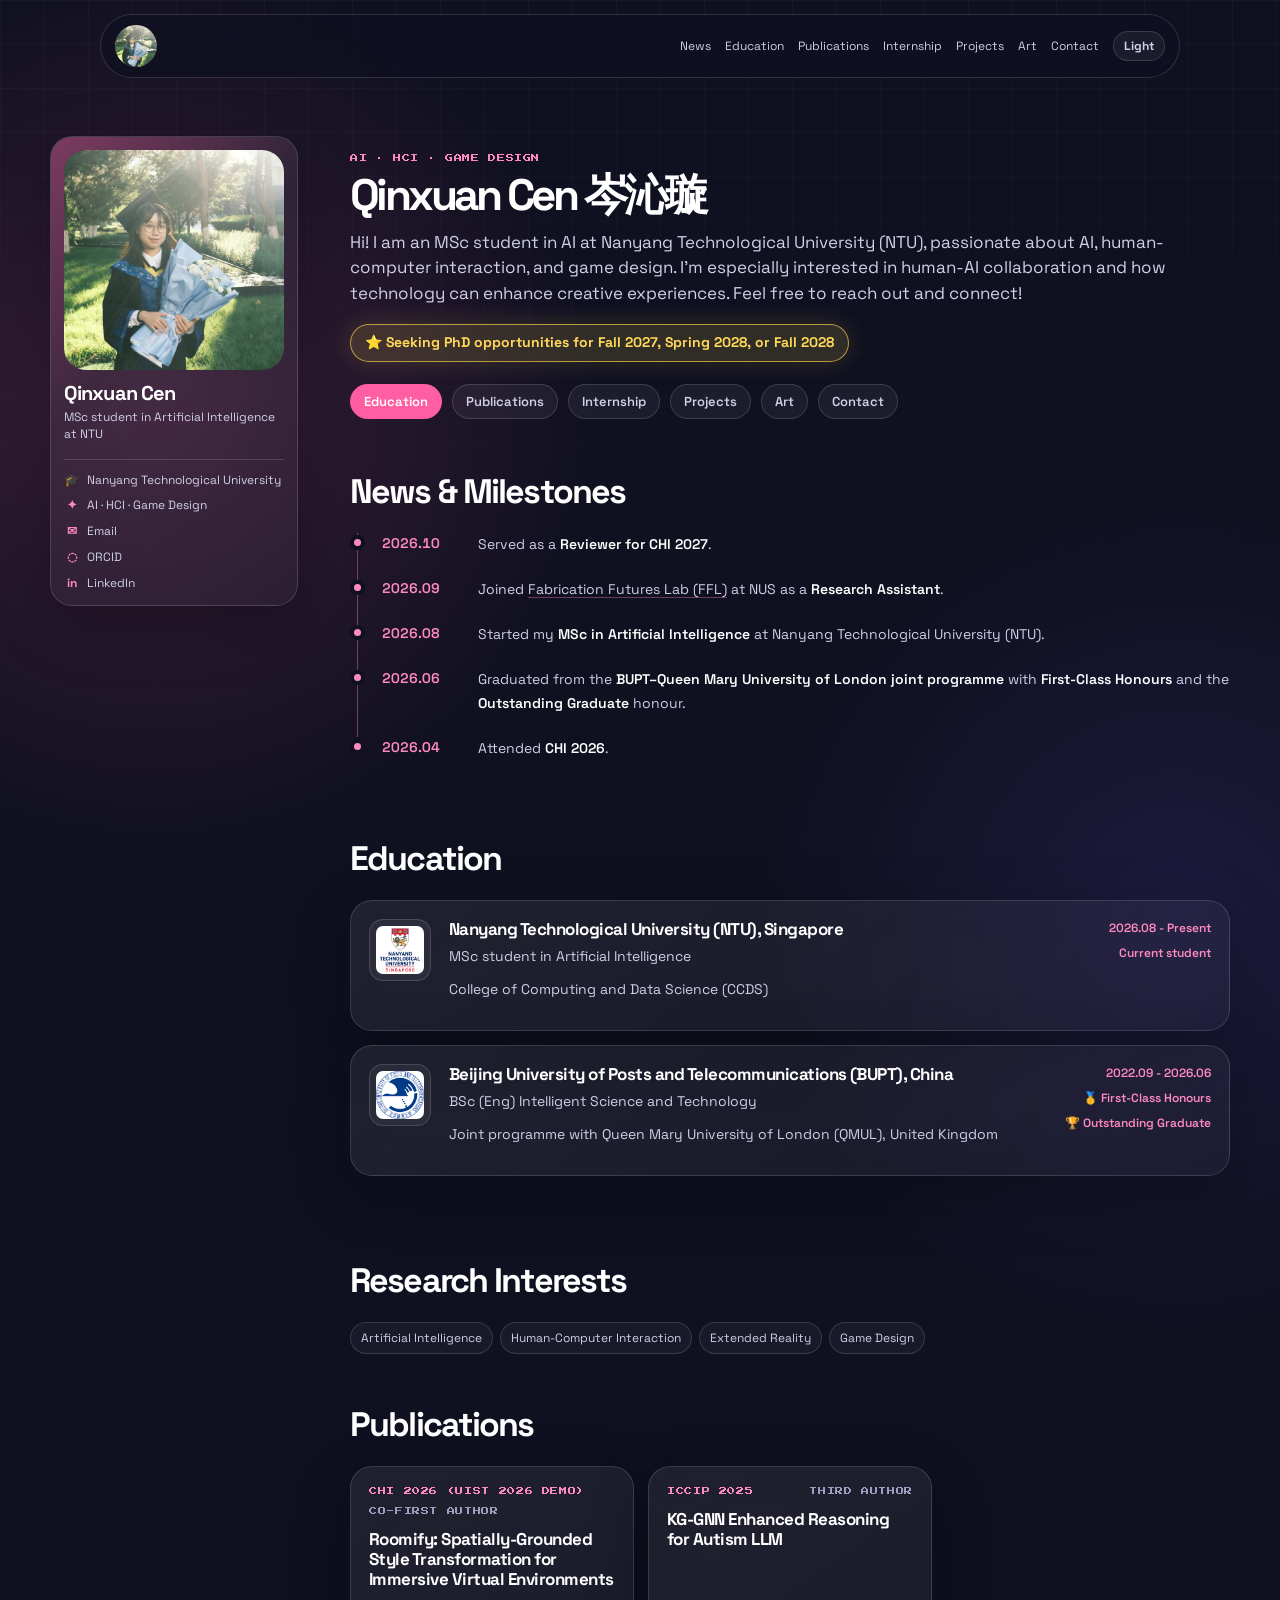
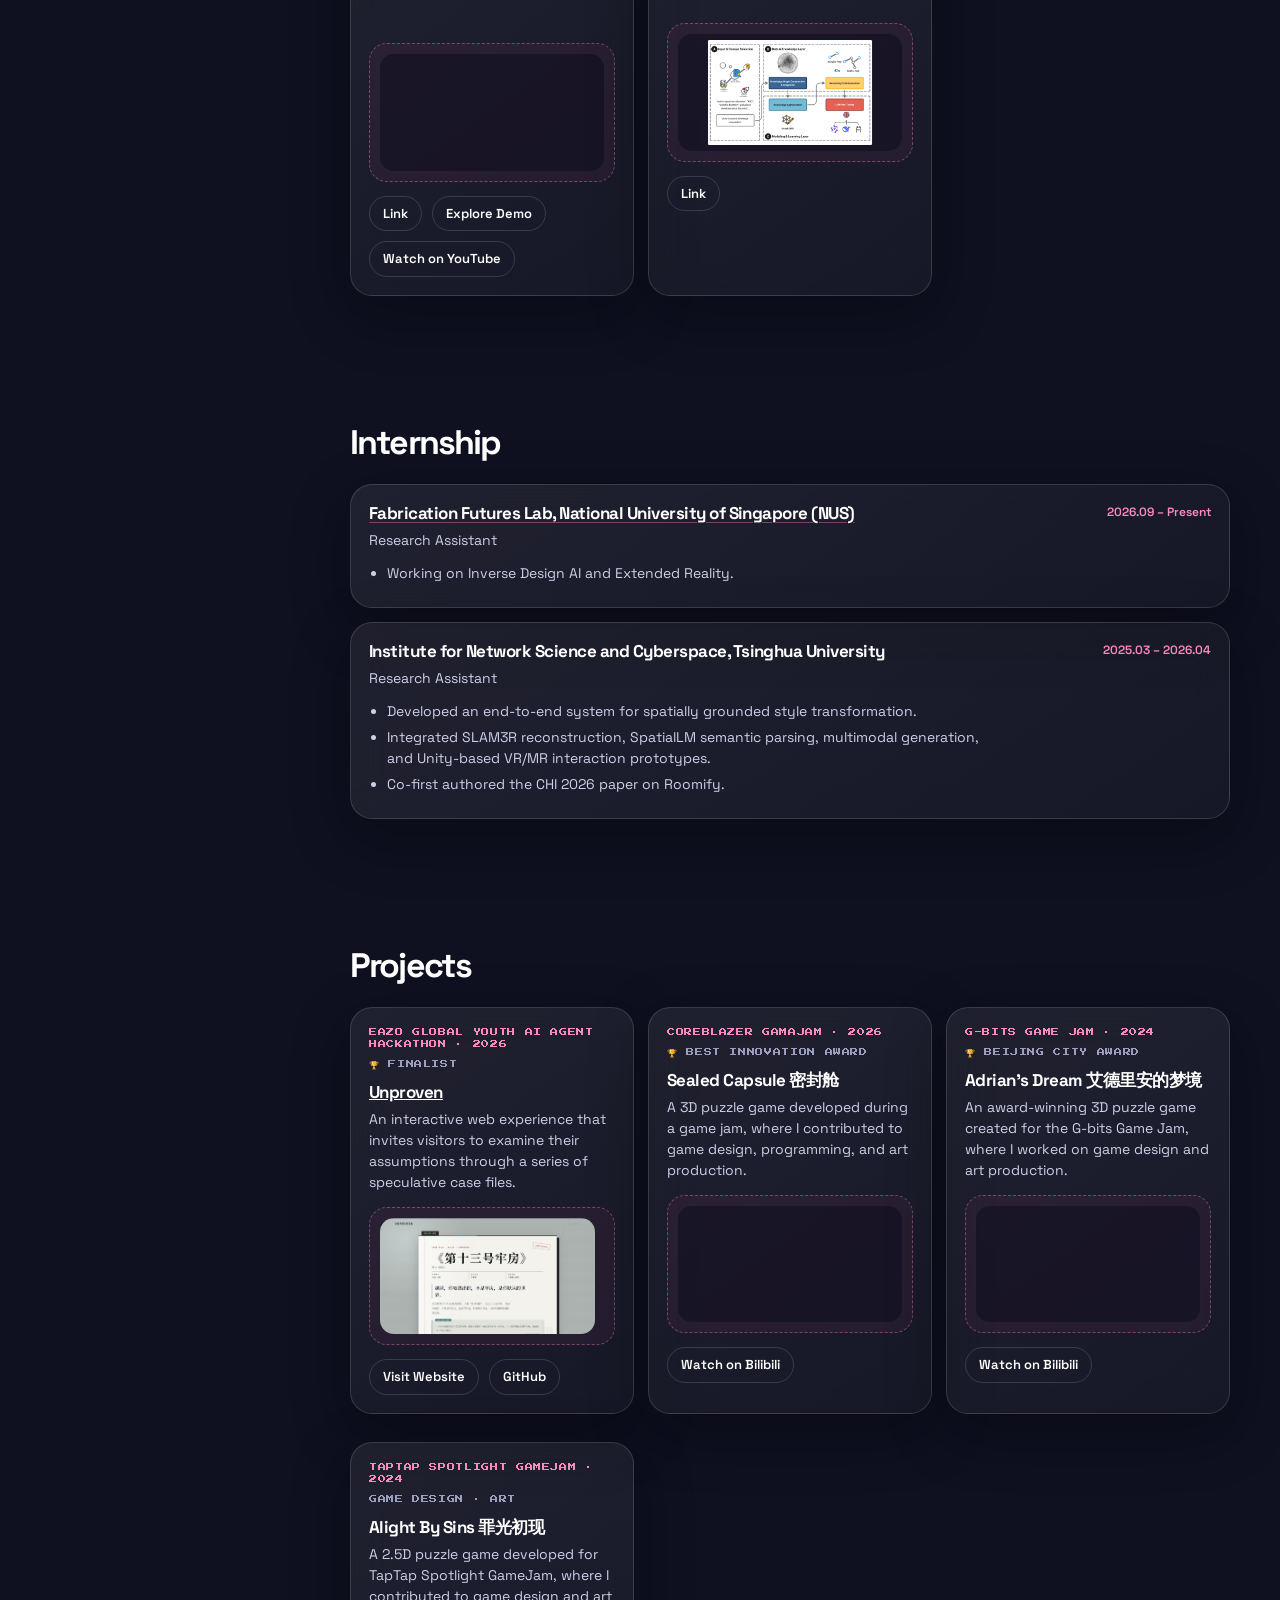
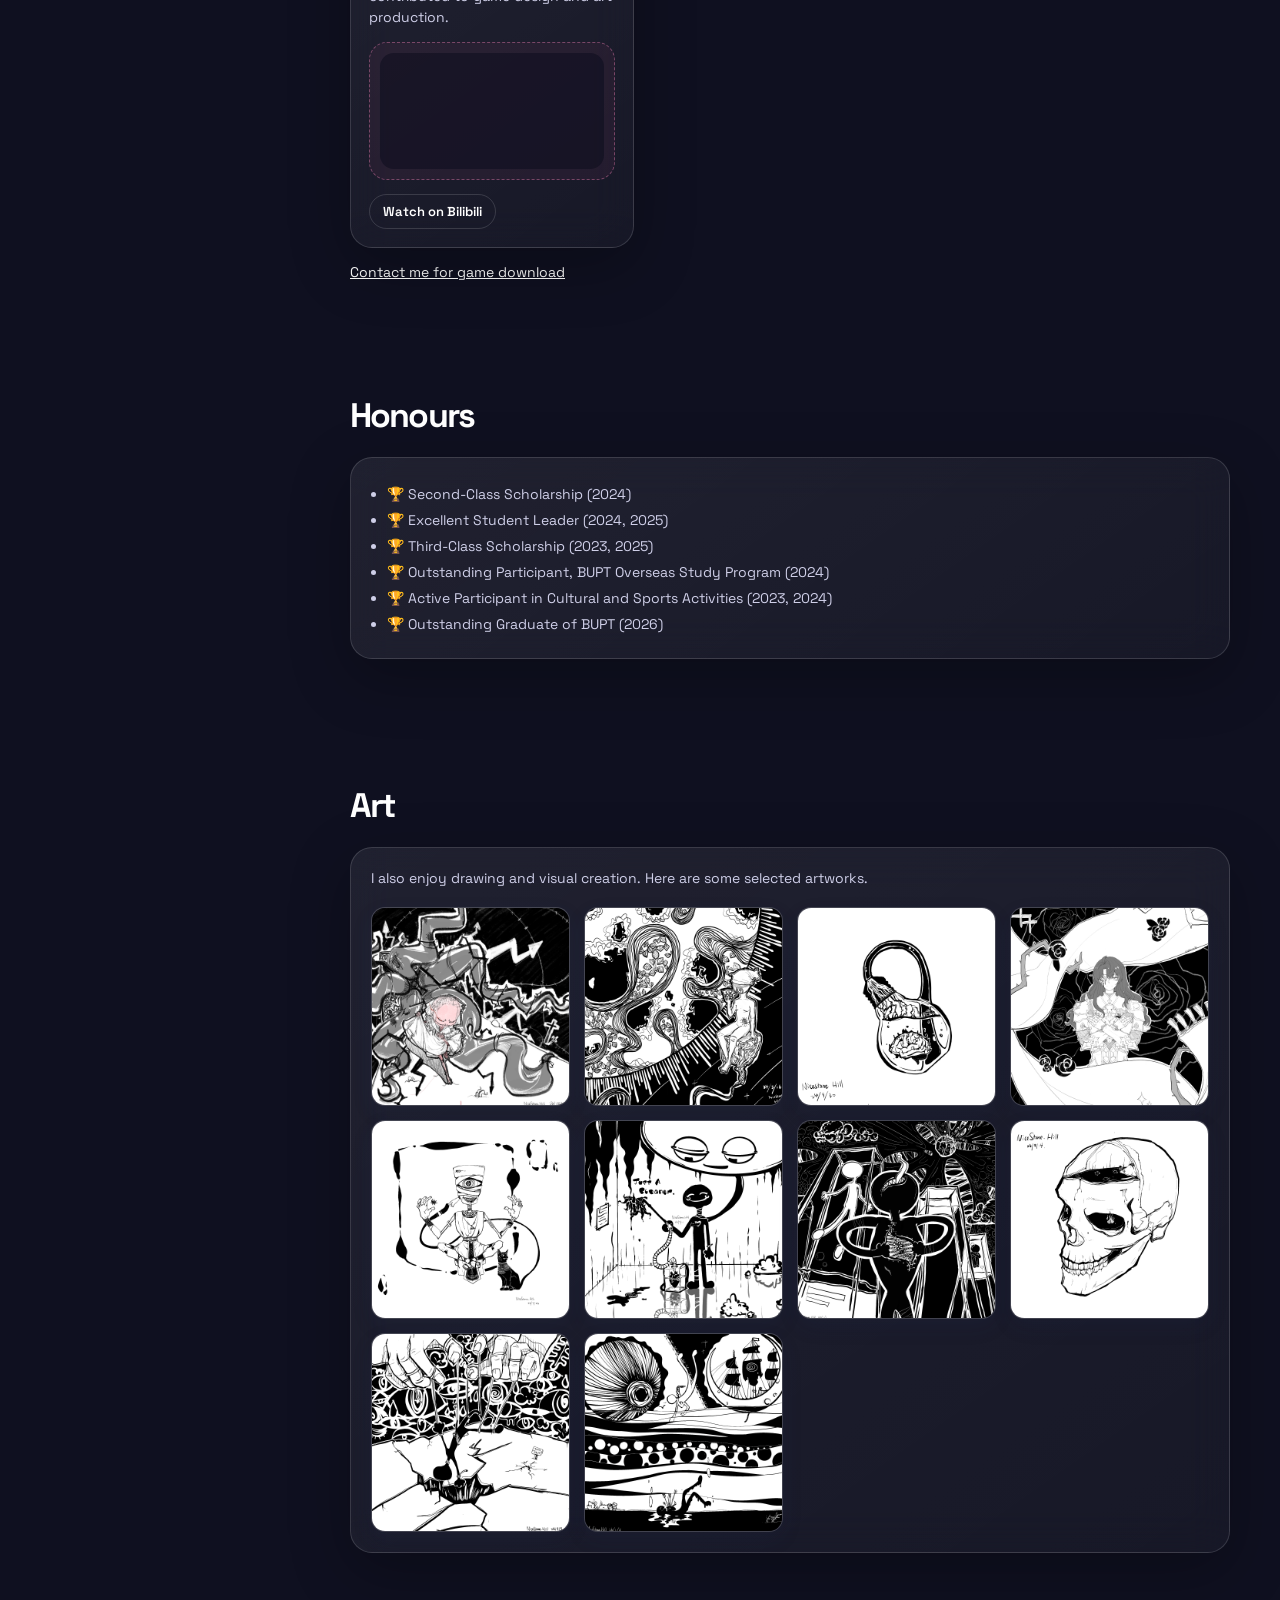
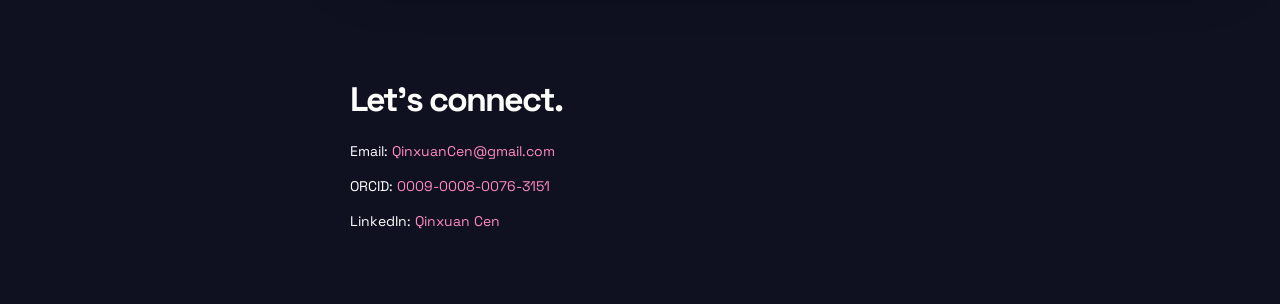
<file: index.html>
<!DOCTYPE html>
<html lang="en">
<head>
  <meta charset="UTF-8" />
  <meta name="viewport" content="width=device-width, initial-scale=1.0" />
  <meta name="description" content="Qinxuan Cen is an MSc AI student at NTU and research assistant at NUS, working across AI, HCI, extended reality, and interactive experiences." />
  <meta name="robots" content="index, follow, max-image-preview:large" />
  <link rel="canonical" href="https://nicestone-hill.github.io/cenqinxuan.github.io/" />
  <title>Qinxuan Cen | AI, HCI &amp; XR Researcher</title>
  <link rel="icon" type="image/png" href="Image/favicon.png" />
  <link rel="stylesheet" href="style.css" />
  <script type="application/ld+json">
  {
    "@context": "https://schema.org",
    "@type": "Person",
    "name": "Qinxuan Cen",
    "alternateName": "岑沁璇",
    "url": "https://nicestone-hill.github.io/cenqinxuan.github.io/",
    "image": "https://nicestone-hill.github.io/cenqinxuan.github.io/Image/%E6%AF%95%E4%B8%9A%E7%85%A7.jpg",
    "jobTitle": "Research Assistant",
    "affiliation": [
      {
        "@type": "CollegeOrUniversity",
        "name": "Nanyang Technological University",
        "sameAs": "https://www.ntu.edu.sg/"
      },
      {
        "@type": "Organization",
        "name": "Fabrication Futures Lab, National University of Singapore",
        "url": "https://www.fabricationfutureslab.com/"
      }
    ],
    "alumniOf": {
      "@type": "CollegeOrUniversity",
      "name": "Beijing University of Posts and Telecommunications",
      "sameAs": "https://www.bupt.edu.cn/"
    },
    "sameAs": [
      "https://github.com/NiceStone-Hill",
      "https://orcid.org/0009-0008-0076-3151",
      "https://www.linkedin.com/in/qinxuan-cen-992b7b402"
    ]
  }
  </script>
</head>
<body>
  <header class="site-header">
    <div class="brand-area">
        <a class="logo" href="#top">
        <img src="Image/毕业照.jpg" alt="Qinxuan Cen logo" class="logo-img" />
        </a>

    </div>
    <nav class="nav">
      <a href="#news">News</a>
      <a href="#education">Education</a>
      <a href="#publications">Publications</a>
      <a href="#internship">Internship</a>
      <a href="#projects">Projects</a>
      <a href="#art">Art</a>
      <a href="#contact">Contact</a>
      <button class="theme-toggle" type="button" aria-label="Switch to light blue theme" aria-pressed="false">
        Theme
      </button>
    </nav>
  </header>

  <main id="top" class="academic-layout">
    <aside class="profile-sidebar" aria-label="Profile and contact details">
      <div class="profile-card">
        <div class="avatar-wrap">
          <img src="Image/毕业照.jpg" alt="Portrait of Qinxuan Cen" class="avatar" />
        </div>
        <h2 class="profile-name">Qinxuan Cen</h2>
        <p class="profile-role">MSc student in Artificial Intelligence at NTU</p>
        <div class="profile-divider"></div>
        <ul class="profile-details">
          <li><span aria-hidden="true">🎓</span> Nanyang Technological University</li>
          <li><span aria-hidden="true">✦</span> AI · HCI · Game Design</li>
          <li><span aria-hidden="true">✉</span> <a href="mailto:QinxuanCen@gmail.com">Email</a></li>
          <li><span aria-hidden="true">◌</span> <a href="https://orcid.org/0009-0008-0076-3151" target="_blank" rel="noopener">ORCID</a></li>
          <li><span aria-hidden="true">in</span> <a href="https://www.linkedin.com/in/qinxuan-cen-992b7b402?utm_source=share_via&utm_content=profile&utm_medium=member_android" target="_blank" rel="noopener">LinkedIn</a></li>
        </ul>
      </div>
    </aside>

    <div class="content-column">
    <section class="hero section-shell">
      <div class="hero-copy">
        <p class="eyebrow">AI · HCI · Game Design</p>
        <h1>Qinxuan Cen 岑沁璇</h1>
        <p class="hero-subtitle">
        Hi! I am an MSc student in AI at Nanyang Technological University (NTU), passionate about AI, human-computer interaction, and game design. I’m especially interested in human-AI collaboration and how technology can enhance creative experiences.
        Feel free to reach out and connect!
        </p>
        <p class="hero-highlight">⭐ Seeking PhD opportunities for Fall 2027, Spring 2028, or Fall 2028</p>
        <div class="hero-actions">
            <a class="button primary" href="#education">Education</a>
            <a class="button secondary" href="#publications">Publications</a>
            <a class="button secondary" href="#internship">Internship</a>
            <a class="button secondary" href="#projects">Projects</a>
            <a class="button secondary" href="#art">Art</a>
            <a class="button secondary" href="#contact">Contact</a>
        </div>
      </div>

    </section>

    <section id="news" class="section-shell news-section" aria-labelledby="news-heading">
      <p class="section-kicker">News</p>
      <h2 id="news-heading">News &amp; Milestones</h2>
      <ol class="news-timeline" aria-label="Milestones, newest first">
        <li>
          <time datetime="2026-10">2026.10</time>
          <p>Served as a <strong>Reviewer for CHI 2027</strong>.</p>
        </li>
        <li>
          <time datetime="2026-09">2026.09</time>
          <p>Joined <a class="institution-link" href="https://www.fabricationfutureslab.com/" target="_blank" rel="noopener">Fabrication Futures Lab (FFL)</a> at NUS as a <strong>Research Assistant</strong>.</p>
        </li>
        <li>
          <time datetime="2026-08">2026.08</time>
          <p>Started my <strong>MSc in Artificial Intelligence</strong> at Nanyang Technological University (NTU).</p>
        </li>
        <li>
          <time datetime="2026-06">2026.06</time>
          <p>Graduated from the <strong>BUPT–Queen Mary University of London joint programme</strong> with <strong>First-Class Honours</strong> and the <strong>Outstanding Graduate</strong> honour.</p>
        </li>
        <li>
          <time datetime="2026-04">2026.04</time>
          <p>Attended <strong>CHI 2026</strong>.</p>
        </li>
      </ol>
    </section>

   <section id="education" class="section-shell">
    <p class="section-kicker">Education</p>
    <h2>Education</h2>

    <article class="card timeline-card education-card">
        <div class="education-main">
        <img src="Image/ntu.png" alt="NTU logo" class="school-logo" />
        <div>
            <h3>Nanyang Technological University (NTU), Singapore</h3>
            <p class="muted">MSc student in Artificial Intelligence</p>
            <p class="muted">College of Computing and Data Science (CCDS)</p>
        </div>
        </div>
        <div class="meta-block">
        <span>2026.08 - Present</span>
        <span>Current student</span>
        </div>
    </article>

    <article class="card timeline-card education-card">
        <div class="education-main">
        <img src="Image/bupt.jpg" alt="BUPT logo" class="school-logo" />
        <div>
            <h3>Beijing University of Posts and Telecommunications (BUPT), China</h3>
            <p class="muted">BSc (Eng) Intelligent Science and Technology</p>
            <p class="muted">Joint programme with Queen Mary University of London (QMUL), United Kingdom</p>
        </div>
        </div>
        <div class="meta-block">
        <span>2022.09 - 2026.06</span>
        <span>🥇 First-Class Honours</span>
        <span>🏆 Outstanding Graduate</span>
        </div>
    </article>
    </section>

    <section id="interests" class="section-shell compact-section">
      <p class="section-kicker">Research Interests</p>
      <h2>Research Interests</h2>
      <div class="pill-grid">
        <span>Artificial Intelligence</span>
        <span>Human-Computer Interaction</span>
        <span>Extended Reality</span>
        <span>Game Design</span>
      </div>
    </section>

    <section id="publications" class="section-shell">
      <p class="section-kicker">Publications</p>
      <h2>Publications</h2>
      <div class="card-list">
        <article class="card publication-card">
          <div class="card-header">
            <span class="venue">CHI 2026 (UIST 2026 Demo)</span>
            <span class="role">Co-first Author</span>
          </div>
          <h3>Roomify: Spatially-Grounded Style Transformation for Immersive Virtual Environments</h3>
          <div class="media-slot">
            <iframe
                class="video-frame"
                src="https://www.youtube.com/embed/zPEOMXafHVA"
                title="Game Demo Video"
                allow="accelerometer; autoplay; clipboard-write; encrypted-media; gyroscope; picture-in-picture; web-share"
                allowfullscreen>
            </iframe>
          </div>
          <div class="link-row">
            <a href="https://programs.sigchi.org/chi/2026/program/content/222019" target="_blank" rel="noopener">Link</a>
            <a href="https://roomify-demo.pages.dev/" target="_blank" rel="noopener">Explore Demo</a>
            <a href="https://youtu.be/zPEOMXafHVA?si=utVqp9CIAk6nOqWQ" target="_blank" rel="noopener">Watch on YouTube</a>
          </div>
        </article>

        <article class="card publication-card">
          <div class="card-header">
            <span class="venue">ICCIP 2025</span>
            <span class="role">Third Author</span>
          </div>
          <h3>KG-GNN Enhanced Reasoning for Autism LLM</h3>
          <div class="media-slot">
            <img
                src="Image/iccipt2025.png"
                alt="KG-GNN Enhanced Reasoning for Autism LLM preview"
                class="media-image"
            />
            </div>
          <div class="link-row">
            <a href="https://doi.org/10.1145/3784833.3784882" target="_blank" rel="noopener">Link</a>
          </div>
        </article>
      </div>
    </section>

    <section id="internship" class="section-shell">
      <p class="section-kicker">Internship</p>
      <h2>Internship</h2>
      <article class="card timeline-card">
        <div>
          <h3><a class="institution-link" href="https://www.fabricationfutureslab.com/" target="_blank" rel="noopener">Fabrication Futures Lab, National University of Singapore (NUS)</a></h3>
          <p class="muted">Research Assistant</p>
          <ul>
            <li>Working on Inverse Design AI and Extended Reality.</li>
          </ul>
        </div>
        <div class="meta-block"><span>2026.09 – Present</span></div>
      </article>
      <article class="card timeline-card">
        <div>
          <h3>Institute for Network Science and Cyberspace, Tsinghua University</h3>
          <p class="muted">Research Assistant</p>
          <ul>
            <li>Developed an end-to-end system for spatially grounded style transformation.</li>
            <li>Integrated SLAM3R reconstruction, SpatialLM semantic parsing, multimodal generation, and Unity-based VR/MR interaction prototypes.</li>
            <li>Co-first authored the CHI 2026 paper on Roomify.</li>
          </ul>
        </div>
        <div class="meta-block"><span>2025.03 – 2026.04</span></div>
      </article>
    </section>

    <section id="projects" class="section-shell">
    <p class="section-kicker">Projects</p>
    <h2>Projects</h2>

    <div class="card-grid">
        <article class="card game-card">
        <div class="card-header">
            <span class="venue">Eazo Global Youth AI Agent Hackathon · 2026</span>
            <span class="role">🏆 Finalist</span>
        </div>

        <h3>
            <a href="https://unproven.vercel.app/" target="_blank" rel="noopener">Unproven</a>
        </h3>

        <p>
            An interactive web experience that invites visitors to examine their assumptions
            through a series of speculative case files.
        </p>

        <div class="media-slot">
            <a class="project-preview-link" href="https://unproven.vercel.app/" target="_blank" rel="noopener" aria-label="Visit the Unproven website">
            <img
                src="Image/unproven.png"
                alt="Unproven website preview"
                class="media-image project-cover"
            />
            </a>
        </div>

        <div class="link-row">
            <a href="https://unproven.vercel.app/" target="_blank" rel="noopener">Visit Website</a>
            <a href="https://github.com/NiceStone-Hill/unproven" target="_blank" rel="noopener">GitHub</a>
        </div>
        </article>

        <article class="card game-card">
        <div class="card-header">
            <span class="venue">CoreBlazer GamaJam · 2026</span>
            <span class="role">🏆 Best Innovation Award</span>
        </div>

        <h3>Sealed Capsule 密封舱</h3>

        <p>
            A 3D puzzle game developed during a game jam, where I contributed to game design,
            programming, and art production.
        </p>

        <div class="media-slot">
            <iframe
            class="video-frame"
            src="https://player.bilibili.com/player.html?bvid=BV1QAFgzcEMP"
            title="Sealed Capsule Game Demo"
            allowfullscreen>
            </iframe>
        </div>

        <a href="https://www.bilibili.com/video/BV1QAFgzcEMP" target="_blank" rel="noopener">
            Watch on Bilibili
        </a>
        </article>

        <article class="card game-card">
        <div class="card-header">
            <span class="venue">G-bits Game Jam · 2024</span>
            <span class="role">🏆 Beijing City Award</span>
        </div>

        <h3>Adrian's Dream 艾德里安的梦境</h3>

        <p>
            An award-winning 3D puzzle game created for the G-bits Game Jam, where I worked on
            game design and art production.
        </p>

        <div class="media-slot">
            <iframe
            class="video-frame"
            src="https://player.bilibili.com/player.html?bvid=BV1ajzZYREtV"
            title="Adrian's Dream Game Demo"
            allowfullscreen>
            </iframe>
        </div>

        <a href="https://www.bilibili.com/video/BV1ajzZYREtV" target="_blank" rel="noopener">
            Watch on Bilibili
        </a>
        </article>

        <article class="card game-card">
        <div class="card-header">
            <span class="venue">TapTap Spotlight GameJam · 2024</span>
            <span class="role">Game Design · Art</span>
        </div>

        <h3>Alight By Sins 罪光初现</h3>

        <p>
            A 2.5D puzzle game developed for TapTap Spotlight GameJam, where I contributed to
            game design and art production.
        </p>

        <div class="media-slot">
            <iframe
            class="video-frame"
            src="https://player.bilibili.com/player.html?bvid=BV1vtSaYmEmp"
            title="Alight By Sins Game Demo"
            allowfullscreen>
            </iframe>
        </div>

        <a href="https://www.bilibili.com/video/BV1vtSaYmEmp" target="_blank" rel="noopener">
            Watch on Bilibili
        </a>
        </article>
    </div>
            <a href="#contact">
            Contact me for game download
        </a>
    </section>

    <section id="skills" class="section-shell">
        <p class="section-kicker">Honours</p>
        <h2>Honours</h2>

        <article class="card honours-card">
            <ul class="honours-list">
            <li>🏆 Second-Class Scholarship (2024)</li>
            <li>🏆 Excellent Student Leader (2024, 2025)</li>
            <li>🏆 Third-Class Scholarship (2023, 2025)</li>
            <li>🏆 Outstanding Participant, BUPT Overseas Study Program (2024)</li>
            <li>🏆 Active Participant in Cultural and Sports Activities (2023, 2024)</li>
            <li>🏆 Outstanding Graduate of BUPT (2026)</li>
            </ul>
        </article>
    </section>

    <section id="art" class="section-shell">
    <p class="section-kicker">Art</p>
    <h2>Art</h2>

    <article class="card art-card">
        <p class="muted">
        I also enjoy drawing and visual creation. Here are some selected artworks.
        </p>

        <div class="art-grid" aria-label="Selected artworks">
        <a class="art-item" href="Image/art1.png" target="_blank" rel="noopener" aria-label="Open artwork 1 in a new tab">
            <img src="Image/art1.png" alt="Artwork 1" />
        </a>
        <a class="art-item" href="Image/art2.png" target="_blank" rel="noopener" aria-label="Open artwork 2 in a new tab">
            <img src="Image/art2.png" alt="Artwork 2" />
        </a>
        <a class="art-item" href="Image/art3.png" target="_blank" rel="noopener" aria-label="Open artwork 3 in a new tab">
            <img src="Image/art3.png" alt="Artwork 3" />
        </a>
        <a class="art-item" href="Image/art4.png" target="_blank" rel="noopener" aria-label="Open artwork 4 in a new tab">
            <img src="Image/art4.png" alt="Artwork 4" />
        </a>
        <a class="art-item" href="Image/art5.png" target="_blank" rel="noopener" aria-label="Open artwork 5 in a new tab">
            <img src="Image/art5.png" alt="Artwork 5" />
        </a>
        <a class="art-item" href="Image/art6.png" target="_blank" rel="noopener" aria-label="Open artwork 6 in a new tab">
            <img src="Image/art6.png" alt="Artwork 6" />
        </a>
        <a class="art-item" href="Image/art7.png" target="_blank" rel="noopener" aria-label="Open artwork 7 in a new tab">
            <img src="Image/art7.png" alt="Artwork 7" />
        </a>
        <a class="art-item" href="Image/art8.png" target="_blank" rel="noopener" aria-label="Open artwork 8 in a new tab">
            <img src="Image/art8.png" alt="Artwork 8" />
        </a>
        <a class="art-item" href="Image/art9.png" target="_blank" rel="noopener" aria-label="Open artwork 9 in a new tab">
            <img src="Image/art9.png" alt="Artwork 9" />
        </a>
        <a class="art-item" href="Image/art10.png" target="_blank" rel="noopener" aria-label="Open artwork 10 in a new tab">
            <img src="Image/art10.png" alt="Artwork 10" />
        </a>
        </div>
    </article>
    </section>

    <section id="contact" class="section-shell contact-section">
      <p class="section-kicker">Contact</p>
      <h2>Let’s connect.</h2>
      <p>Email: <a href="mailto:QinxuanCen@gmail.com">QinxuanCen@gmail.com</a></p>
      <p>ORCID: <a href="https://orcid.org/0009-0008-0076-3151" target="_blank" rel="noopener">0009-0008-0076-3151</a></p>
      <p>LinkedIn: <a href="https://www.linkedin.com/in/qinxuan-cen-992b7b402?utm_source=share_via&utm_content=profile&utm_medium=member_android" target="_blank" rel="noopener">Qinxuan Cen</a></p>
    </section>
    </div>
  </main>
  <script src="script.js"></script>

</body>
</html>
</file>
<file: style.css>
@import url('https://fonts.googleapis.com/css2?family=Press+Start+2P&family=Space+Grotesk:wght@400;500;600;700&display=swap');

:root {
  --bg: #0f1020;
  --bg-soft: #17182e;
  --card: rgba(255, 255, 255, 0.075);
  --card-strong: rgba(255, 255, 255, 0.12);
  --header-bg: rgba(15, 16, 32, 0.72);
  --surface: rgba(255, 255, 255, 0.055);
  --surface-soft: rgba(255, 255, 255, 0.045);
  --field-bg: rgba(15, 16, 32, 0.62);
  --accent-glow: rgba(255, 95, 162, 0.18);
  --accent-glow-2: rgba(120, 95, 255, 0.13);
  --text: #ffffff;
  --muted: #cfcfe8;
  --muted-2: #9d9dc0;
  --pink: #ff5fa2;
  --pink-soft: #ff8ac0;
  --accent: var(--pink);
  --accent-soft: var(--pink-soft);
  --accent-faint: rgba(255, 95, 162, 0.055);
  --accent-line: rgba(255, 138, 192, 0.38);
  --accent-hover: rgba(255, 138, 192, 0.55);
  --profile-shine: rgba(255, 95, 162, 0.38);
  --highlight-text: #ffd85a;
  --highlight-bg: rgba(255, 215, 80, 0.14);
  --highlight-line: rgba(255, 215, 80, 0.65);
  --highlight-shadow: rgba(255, 215, 80, 0.16);
  --grid-line: rgba(255, 255, 255, 0.028);
  --line: rgba(255, 255, 255, 0.14);
  --shadow: 0 18px 60px rgba(0, 0, 0, 0.28);
}

body.theme-light {
  --bg: #f7fbff;
  --bg-soft: #e7f0f8;
  --card: rgba(255, 255, 255, 0.86);
  --card-strong: rgba(255, 255, 255, 0.96);
  --header-bg: rgba(247, 251, 255, 0.78);
  --surface: rgba(0, 59, 111, 0.075);
  --surface-soft: rgba(0, 59, 111, 0.055);
  --field-bg: rgba(231, 240, 248, 0.9);
  --accent-glow: rgba(0, 59, 111, 0.16);
  --accent-glow-2: rgba(31, 102, 166, 0.13);
  --text: #102033;
  --muted: #40576d;
  --muted-2: #66798b;
  --pink: #003b6f;
  --pink-soft: #0b4f8a;
  --accent: #003b6f;
  --accent-soft: #0b4f8a;
  --accent-faint: rgba(0, 59, 111, 0.075);
  --accent-line: rgba(0, 59, 111, 0.28);
  --accent-hover: rgba(0, 59, 111, 0.45);
  --profile-shine: rgba(0, 59, 111, 0.28);
  --highlight-text: #0f6f45;
  --highlight-bg: rgba(29, 143, 90, 0.12);
  --highlight-line: rgba(29, 143, 90, 0.42);
  --highlight-shadow: rgba(29, 143, 90, 0.14);
  --grid-line: rgba(0, 59, 111, 0.045);
  --line: rgba(0, 59, 111, 0.18);
  --shadow: 0 18px 54px rgba(0, 59, 111, 0.13);
}

* {
  box-sizing: border-box;
}

html {
  scroll-behavior: smooth;
}

body {
  margin: 0;
  font-family: "Space Grotesk", Arial, sans-serif;
  background:
    radial-gradient(circle at 12% 8%, var(--accent-glow), transparent 28rem),
    radial-gradient(circle at 92% 18%, var(--accent-glow-2), transparent 26rem),
    var(--bg);
  color: var(--text);
  line-height: 1.5;
  font-size: 14px;
}

body::before {
  content: "";
  position: fixed;
  inset: 0;
  pointer-events: none;
  background-image: linear-gradient(var(--grid-line) 1px, transparent 1px),
    linear-gradient(90deg, var(--grid-line) 1px, transparent 1px);
  background-size: 44px 44px;
  mask-image: linear-gradient(to bottom, black, transparent 78%);
}

img {
  max-width: 100%;
  display: block;
}

a {
  color: inherit;
}

.site-header {
  position: sticky;
  top: 0;
  z-index: 10;
  width: min(1080px, calc(100% - 32px));
  margin: 14px auto 0;
  padding: 10px 14px;
  display: flex;
  align-items: center;
  justify-content: space-between;
  border: 1px solid var(--line);
  border-radius: 999px;
  background: var(--header-bg);
  backdrop-filter: blur(18px);
}

.logo {
  width: 42px;
  height: 42px;
  display: inline-flex;
  align-items: center;
  justify-content: center;
  border-radius: 50%;
  overflow: hidden;
  text-decoration: none;
  background: var(--surface);
}

.logo-img {
  width: 100%;
  height: 100%;
  object-fit: cover;
}

.brand-area {
  display: flex;
  align-items: center;
  gap: 12px;
}

.nav {
  display: flex;
  gap: 14px;
  align-items: center;
  font-size: 12px;
  color: var(--muted);
}

.nav a {
  text-decoration: none;
  transition: color 0.2s ease;
}

.nav a:hover,
.theme-toggle:hover {
  color: var(--accent-soft);
}

.theme-toggle {
  display: inline-flex;
  align-items: center;
  justify-content: center;
  min-height: 28px;
  padding: 5px 10px;
  border: 1px solid var(--line);
  border-radius: 999px;
  background: var(--surface);
  color: var(--muted);
  font: inherit;
  font-size: 12px;
  font-weight: 700;
  cursor: pointer;
  transition: color 0.2s ease, border-color 0.2s ease, background 0.2s ease;
}

.theme-toggle:hover {
  border-color: var(--accent-hover);
  background: var(--surface-soft);
}

/* Keep personal context visible while the research content is read. */
.academic-layout {
  width: min(1180px, calc(100% - 40px));
  margin: 0 auto;
  display: grid;
  grid-template-columns: 248px minmax(0, 1fr);
  gap: 52px;
  align-items: start;
}

.profile-sidebar {
  position: sticky;
  top: 88px;
  padding: 48px 0;
}

.content-column { min-width: 0; }
.academic-layout .section-shell { width: 100%; }

.section-shell {
  width: min(1080px, calc(100% - 40px));
  margin: 0 auto;
  padding: 58px 0;
}

.hero {
  min-height: 0;
  padding-top: 74px;
  padding-bottom: 44px;
}

.eyebrow,
.venue,
.role {
  font-family: "Press Start 2P", "Space Grotesk", monospace;
  font-size: 8px;
  letter-spacing: 0.08em;
  text-transform: uppercase;
}

.eyebrow {
  color: var(--accent-soft);
  margin: 0 0 12px;
}

/* Hide small pink section labels */
.section-kicker {
  display: none;
}

/* Keep only the clean white section title */
.section-kicker + h2 {
  display: block;
  margin-bottom: 24px;
  color: var(--text);
  font-family: "Space Grotesk", Arial, sans-serif;
  font-size: clamp(23px, 3vw, 34px);
  line-height: 1;
  letter-spacing: -0.055em;
}

.hero h1,
h2,
h3,
p {
  margin-top: 0;
}

.hero h1 {
  margin-bottom: 14px;
  font-size: clamp(26px, 4vw, 44px);
  line-height: 0.9;
  letter-spacing: -0.08em;
}

.hero-subtitle {
  max-width: none;
  color: var(--muted);
  font-size: clamp(14px, 1.45vw, 17px);
  margin-bottom: 18px;
}

.hero-highlight {
  display: inline-flex;
  align-items: center;
  width: fit-content;
  margin: 0 0 22px;
  padding: 8px 14px;
  border-radius: 999px;
  border: 1px solid var(--highlight-line);
  background: var(--highlight-bg);
  color: var(--highlight-text);
  font-size: 14px;
  font-weight: 700;
  line-height: 1.4;
  box-shadow: 0 0 24px var(--highlight-shadow);
}

.hero-actions,
.link-row {
  display: flex;
  flex-wrap: wrap;
  gap: 10px;
  align-items: center;
}

.button,
.link-row a,
.game-card > a {
  display: inline-flex;
  align-items: center;
  justify-content: center;
  min-height: 35px;
  padding: 7px 13px;
  border-radius: 999px;
  border: 1px solid var(--line);
  text-decoration: none;
  font-weight: 600;
  font-size: 13px;
  transition: transform 0.2s ease, border-color 0.2s ease, background 0.2s ease;
}

.button:hover,
.link-row a:hover,
.game-card > a:hover {
  transform: translateY(-2px);
  border-color: var(--accent-hover);
  background: var(--accent);
  color: #ffffff;
}

.primary {
  background: var(--accent);
  border-color: var(--accent);
  color: #ffffff;
}

.secondary {
  background: var(--surface);
  color: var(--muted);
}

.profile-card,
.card {
  border: 1px solid var(--line);
  background: linear-gradient(145deg, var(--card), rgba(255, 255, 255, 0.035));
  box-shadow: var(--shadow);
  backdrop-filter: blur(20px);
}

.profile-card {
  position: relative;
  padding: 13px;
  border-radius: 22px;
  overflow: hidden;
}

.profile-card::before {
  content: "";
  position: absolute;
  inset: -1px;
  background: linear-gradient(135deg, var(--profile-shine), transparent 40%);
  pointer-events: none;
}

.avatar-wrap {
  position: relative;
  border-radius: 22px;
  overflow: hidden;
  aspect-ratio: 1 / 1;
  margin-bottom: 12px;
  background: var(--bg-soft);
}

.avatar {
  width: 100%;
  height: 100%;
  object-fit: cover;
}

.profile-name {
  position: relative;
  margin: 0 0 5px;
  color: var(--text);
  font-size: 20px;
  line-height: 1.1;
  letter-spacing: -0.045em;
  font-weight: 700;
}

.profile-role {
  position: relative;
  color: var(--muted);
  margin-bottom: 12px;
  font-size: 12px;
  line-height: 1.4;
}

.profile-tags,
.pill-grid {
  position: relative;
  display: flex;
  flex-wrap: wrap;
  gap: 7px;
}

.profile-tags span,
.pill-grid span {
  border: 1px solid var(--line);
  border-radius: 999px;
  padding: 6px 10px;
  color: var(--muted);
  background: var(--surface-soft);
  font-size: 12px;
}

.profile-location {
  position: relative;
  width: fit-content;
  margin: 0 auto;
  padding: 7px 12px;
  border-radius: 999px;
  border: 1px solid var(--line);
  background: var(--surface);
  color: var(--muted);
  font-size: 14px;
  font-weight: 600;
}

.profile-divider {
  position: relative;
  height: 1px;
  margin: 16px 0 12px;
  background: var(--line);
}

.profile-details {
  position: relative;
  display: grid;
  gap: 9px;
  margin: 0;
  padding: 0;
  list-style: none;
  color: var(--muted);
  font-size: 12px;
  line-height: 1.4;
}

.profile-details li {
  display: flex;
  align-items: flex-start;
  gap: 8px;
  margin: 0;
}

.profile-details li > span {
  width: 15px;
  flex: 0 0 15px;
  color: var(--accent-soft);
  font-weight: 700;
  text-align: center;
}

.profile-details a { color: inherit; text-decoration: none; }
.profile-details a:hover { color: var(--accent-soft); }

.news-section {
  padding-top: 12px;
  padding-bottom: 24px;
  scroll-margin-top: 140px;
}

.news-timeline strong {
  color: var(--text);
  font-weight: 600;
}

.news-timeline {
  margin: 0;
  padding: 0 0 0 7px;
  list-style: none;
}

.news-timeline li {
  position: relative;
  display: grid;
  grid-template-columns: 78px minmax(0, 1fr);
  gap: 18px;
  margin: 0;
  padding: 0 0 22px 24px;
  border-left: 1px solid var(--accent-line);
}

.news-timeline li:last-child {
  padding-bottom: 0;
  border-left-color: transparent;
}

.news-timeline li::before {
  content: "";
  position: absolute;
  top: 6px;
  left: -4px;
  width: 7px;
  height: 7px;
  border-radius: 50%;
  background: var(--accent-soft);
  box-shadow: 0 0 0 4px var(--bg);
}

.news-timeline time {
  color: var(--accent-soft);
  font-weight: 600;
  font-variant-numeric: tabular-nums;
}

.news-timeline p {
  margin: 0;
  color: var(--muted);
  line-height: 1.65;
}

.two-column {
  display: grid;
  grid-template-columns: 0.8fr 1.2fr;
  gap: 36px;
  align-items: start;
}

h2 {
  margin-bottom: 18px;
  color: var(--text);
  font-size: clamp(24px, 3.5vw, 36px);
  line-height: 1;
  letter-spacing: -0.055em;
}

h3 {
  margin-bottom: 7px;
  font-size: 17px;
  line-height: 1.18;
  letter-spacing: -0.03em;
}

.institution-link {
  text-decoration-color: var(--accent-line);
  text-decoration-thickness: 1px;
  text-underline-offset: 3px;
  transition: color 0.2s ease, text-decoration-color 0.2s ease;
}

.institution-link:hover {
  color: var(--accent-soft);
  text-decoration-color: currentColor;
}

.section-text,
.muted,
.card p,
.card li {
  color: var(--muted);
}

.card {
  padding: 18px;
  border-radius: 22px;
  margin-bottom: 14px;
}

.card p {
  margin-bottom: 12px;
}

.card-list,
.card-grid,
.info-grid {
  display: grid;
  gap: 14px;
}

.card-list {
  grid-template-columns: repeat(3, minmax(0, 1fr));
}

.card-list,
.card-grid {
  grid-template-columns: repeat(3, minmax(0, 1fr));
}

.info-grid {
  grid-template-columns: repeat(3, minmax(0, 1fr));
}

.timeline-card {
  display: grid;
  grid-template-columns: minmax(0, 1fr) 190px;
  gap: 22px;
}

.education-main {
  display: flex;
  align-items: flex-start;
  gap: 18px;
}

.school-logo {
  width: 62px;
  height: 62px;
  flex-shrink: 0;
  object-fit: contain;
  border-radius: 14px;
  padding: 6px;
  background: rgba(255, 255, 255, 0.06);
  border: 1px solid var(--line);
}

.meta-block {
  display: flex;
  flex-direction: column;
  align-items: flex-end;
  gap: 7px;
  color: var(--accent-soft);
  font-weight: 600;
  font-size: 12px;
}

.card-header {
  display: flex;
  flex-wrap: wrap;
  justify-content: space-between;
  gap: 8px;
  margin-bottom: 12px;
}

.venue {
  color: var(--accent-soft);
}

.role {
  color: var(--muted-2);
}

.media-slot {
  margin: 14px 0;
  padding: 10px;
  aspect-ratio: 16 / 9;
  display: flex;
  align-items: stretch;
  border: 1px dashed var(--accent-line);
  border-radius: 18px;
  background: var(--accent-faint);
}

.media-slot p {
  margin-bottom: 8px;
  font-size: 13px;
}

.video-placeholder {
  min-height: 140px;
  display: grid;
  place-items: center;
  border-radius: 14px;
  background: var(--field-bg);
  color: var(--muted-2);
  text-align: center;
  font-size: 14px;
}

.video-frame {
  width: 100%;
  height: 100%;
  border: 0;
  border-radius: 14px;
  background: var(--field-bg);
}

.media-image {
  width: 100%;
  height: 100%;
  max-height: none;
  object-fit: contain;
  border-radius: 14px;
  background: var(--field-bg);
}

.project-preview-link {
  display: block;
}

.project-cover {
  object-fit: cover;
}

.publication-card h3 {
  min-height: 5.9em;
}

.art-card {
  padding: 20px;
}

.art-grid {
  display: grid;
  grid-template-columns: repeat(4, minmax(0, 1fr));
  grid-auto-flow: dense;
  gap: 14px;
  margin-top: 18px;
}

.art-item {
  display: block;
  overflow: hidden;
  border-radius: 14px;
  border: 1px solid var(--line);
  background: var(--surface-soft);
  aspect-ratio: 1 / 1;
  box-shadow: 0 8px 22px rgba(36, 70, 109, 0.08);
}

.art-grid img {
  width: 100%;
  height: 100%;
  object-fit: cover;
  transition: transform 0.25s ease, opacity 0.25s ease;
}

.art-item:hover img,
.art-item:focus-visible img {
  transform: scale(1.06);
  opacity: 0.9;
}

.art-item:focus-visible {
  outline: 3px solid var(--accent-soft);
  outline-offset: 3px;
}

.compact-section {
  padding-top: 16px;
  padding-bottom: 24px;
}

#publications {
  padding-top: 30px;
}

ul {
  padding-left: 18px;
  margin-top: 8px;
  margin-bottom: 0;
}

li {
  margin-bottom: 5px;
}

.contact-section a {
  color: var(--accent-soft);
  text-decoration: none;
}

.contact-section a:hover {
  text-decoration: underline;
}

@media (max-width: 1100px) {
  .card-list,
  .card-grid {
    grid-template-columns: repeat(2, minmax(0, 1fr));
  }
  .art-grid {
    grid-template-columns: repeat(4, minmax(0, 1fr));
  }
}


@media (max-width: 880px) {
  .site-header {
    align-items: flex-start;
    border-radius: 24px;
    flex-direction: column;
    gap: 10px;
  }

  .art-grid {
    grid-template-columns: repeat(3, minmax(0, 1fr));
  }

  .nav {
    width: 100%;
    overflow-x: auto;
    padding-bottom: 4px;
  }

.academic-layout,
.two-column,
.timeline-card,
.card-grid,
.info-grid,
.card-list {
  grid-template-columns: 1fr;
}

  .academic-layout {
    width: min(100% - 40px, 1080px);
    gap: 0;
  }

  .profile-sidebar {
    position: static;
    width: 100%;
    padding: 34px 0 0;
  }

  .profile-card {
    display: grid;
    grid-template-columns: 100px minmax(0, 1fr);
    column-gap: 18px;
    align-items: center;
  }

  .avatar-wrap {
    grid-row: span 4;
    margin: 0;
    border-radius: 16px;
  }

  .profile-divider,
  .profile-details { grid-column: 1 / -1; }
  .profile-divider { margin-top: 16px; }
  .profile-location { margin: 5px 0 0; }
  .hero { padding-top: 46px; }
  .meta-block {
    align-items: flex-start;
  }

  .section-shell {
    padding: 46px 0;
  }
}

@media (max-width: 540px) {
  .news-timeline li {
    grid-template-columns: 1fr;
    gap: 5px;
    padding-left: 20px;
  }

  .section-shell {
    width: min(100% - 28px, 1080px);
  }

  .hero h1 {
    font-size: 38px;
  }

  .card,
  .profile-card {
    border-radius: 20px;
  }

  .eyebrow,
  .venue,
  .role {
    font-size: 7px;
  }

  .section-kicker + h2 {
    font-size: 24px;
  }

  .art-grid {
    grid-template-columns: repeat(2, minmax(0, 1fr));
  }

}
</file>
